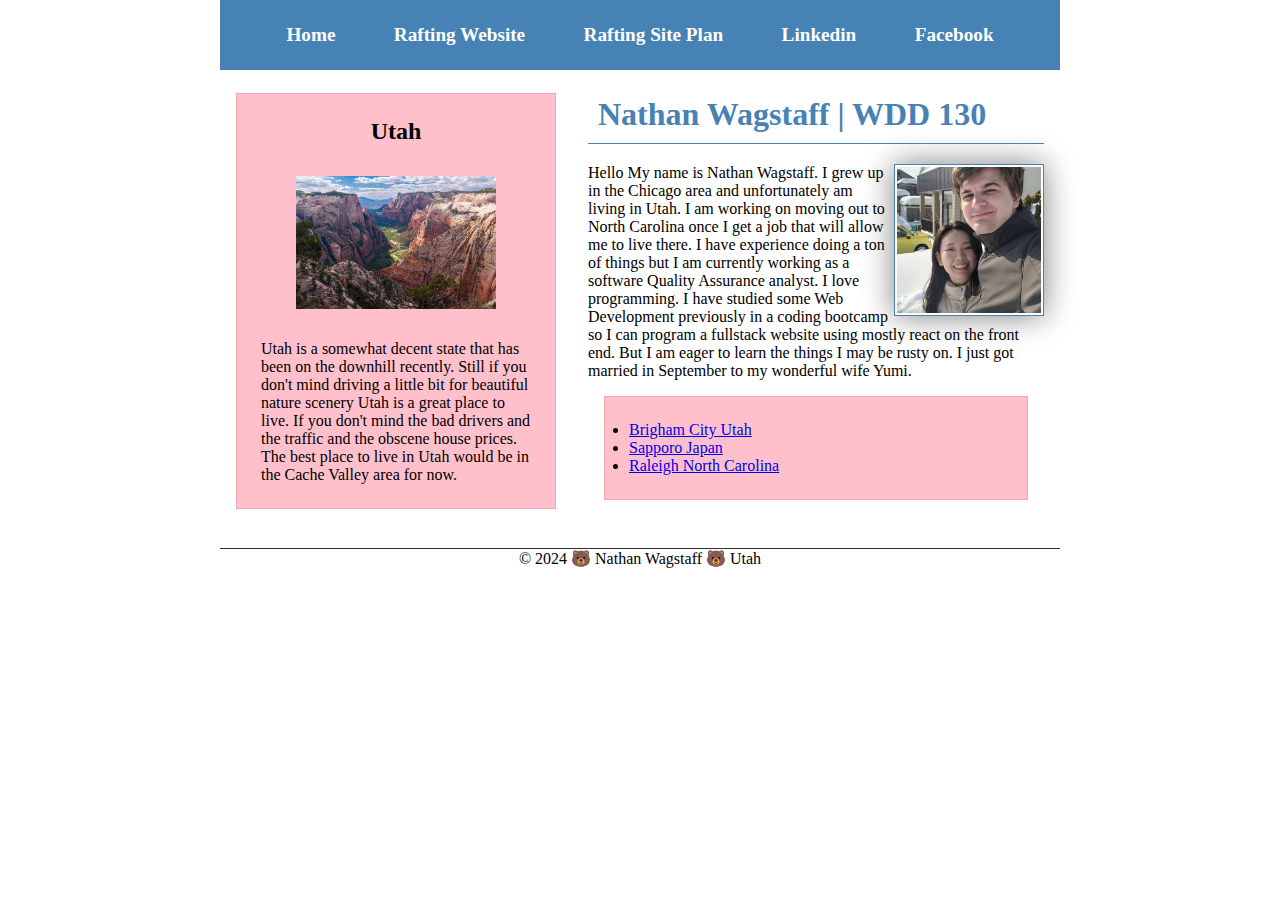
<file: index.html>
<!DOCTYPE html>
<html lang="en">
  <head>
    <meta charset="UTF-8" >
    <meta name="viewport" content="width=device-width, initial-scale=1.0" >
    <meta
      name="description"
      content="Nathan Wagstaff's Web Fundamentals home page">
    <meta name="author" content="Nathan Wagstaff" >
    <title>Nathan Wagstaff WDD 130</title>

    
    <link rel="stylesheet" href="styles/styles.css" >
  </head>
  <body>
    <header>
      <nav>
        <a href="index.html">Home</a>
        <a href="wwr/index.html">Rafting Website</a>
        <a href="wwr/site-plan-rafting.html">Rafting Site Plan</a>
        <a href="https://www.linkedin.com/in/nate-wagstaff-44381b1a7/">Linkedin</a>
        <a href="facebook.com">Facebook</a>
      </nav>
    </header>
    <div class="grid">    
      <main>
        <h1>
          Nathan Wagstaff | WDD 130
        </h1>
        <img src="images/profile.jpg" alt="Nathan Wagstaff" width="200" >
        <p>
          Hello My name is Nathan Wagstaff. I grew up in the Chicago area and unfortunately am living in Utah. I am working on moving out to North Carolina once I get a job that will allow me to live there. I have experience doing a ton of things but I am currently working as a software
          Quality Assurance analyst. I love programming. I have studied some Web
          Development previously in a coding bootcamp so I can program a fullstack website using mostly react on the front end. But I am eager to learn the things I may be rusty on. I just got married in September to my wonderful wife Yumi. 
        </p>
        <ul class="box">
          <li>
            <a href="https://www.churchofjesuschrist.org/temples/details/brigham-city-utah-temple?lang=eng" target="_blank">Brigham City Utah</a>
          </li>
          <li>
            <a href="https://www.churchofjesuschrist.org/temples/details/sapporo-japan-temple?lang=eng" target="_blank">Sapporo Japan</a>
          </li>
          <li>
            <a href="https://www.churchofjesuschrist.org/temples/details/raleigh-north-carolina-temple?lang=eng" target="_blank">Raleigh North Carolina</a>
          </li>
        </ul>
      </main>
      <aside class="box">
        <h2>
          Utah
        </h2>
        <img src="images/utah.jpg" alt="Zion National Park" >
        <p>
          Utah is a somewhat decent state that has been on the downhill recently.
          Still if you don't mind driving a little bit for beautiful nature
          scenery Utah is a great place to live. If you don't mind the bad drivers
          and the traffic and the obscene house prices. The best place to live in
          Utah would be in the Cache Valley area for now.
        </p>
      </aside>
    </div>
    <footer>
      <p>
        © 2024 🐻 Nathan Wagstaff 🐻 Utah
      </p>
    </footer>
  </body>
  <!-- Last Edited 1/24/2024 -->
</html>
</file>
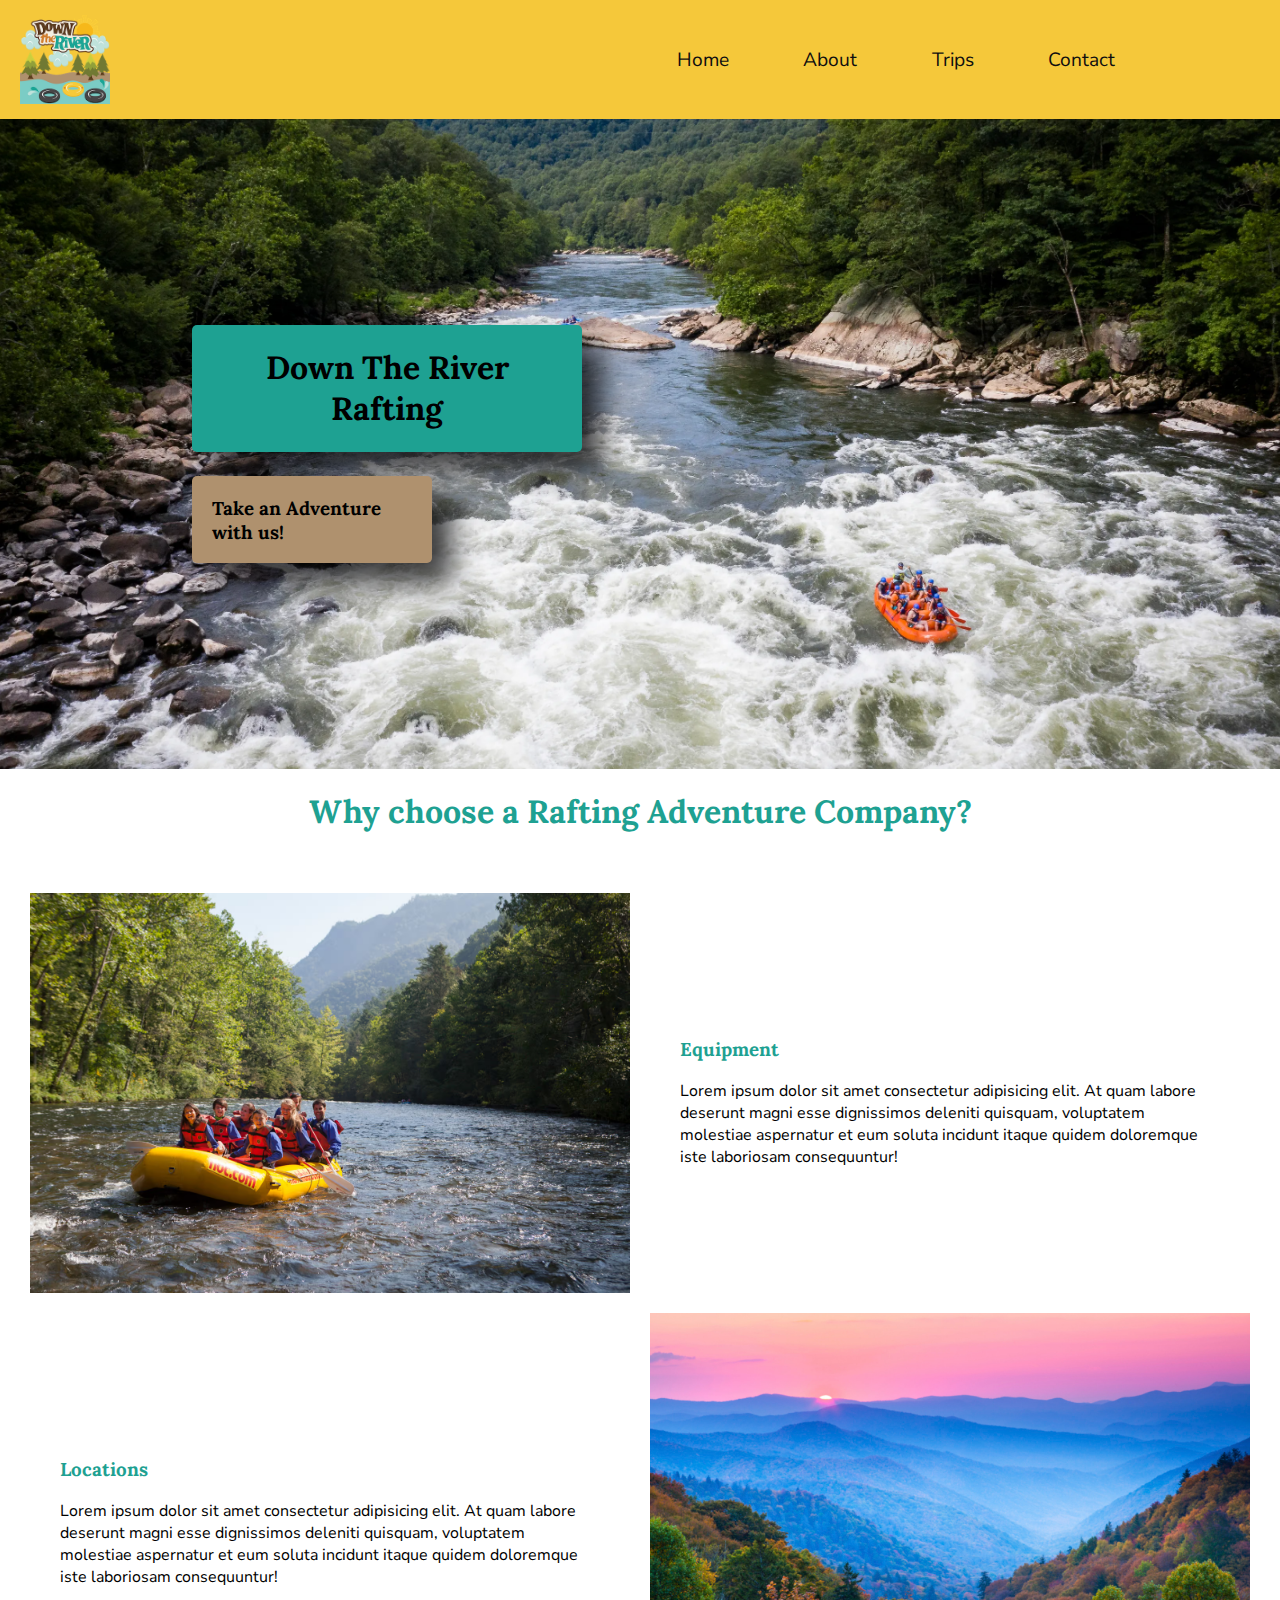
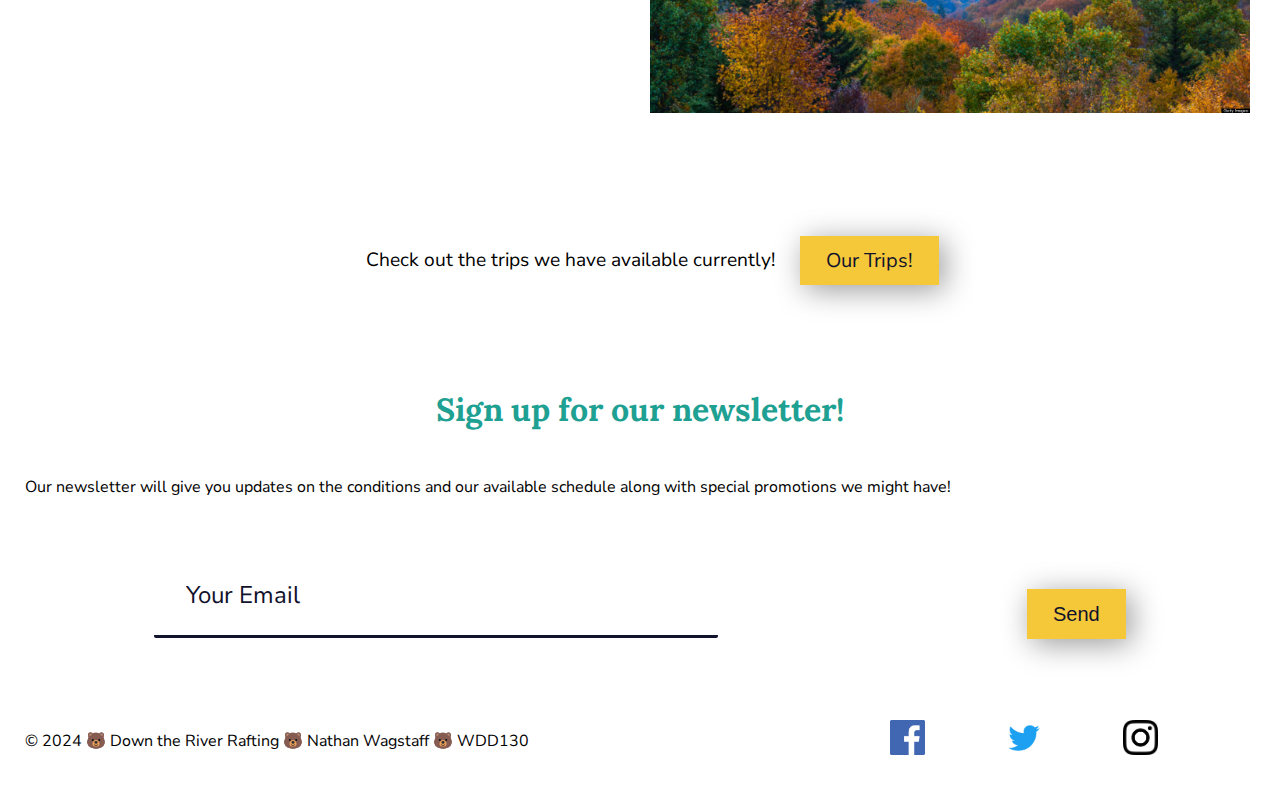
<file: wwr/index.html>
<!DOCTYPE html>
<html lang="en">
<head>
    <meta charset="UTF-8">
    <meta name="viewport" content="width=device-width, initial-scale=1.0">
    <title>Home</title>
    <meta name="author" content="Nathan Wagstaff">
    <meta name="Home" content="This is the Home Page">
    <link rel="stylesheet" href="styles/rafting.css">
</head>
<body>
    <header>
        <img src="images/logo.png" alt="logo">
        <nav>
            <a href="index.html">Home</a>
            <a href="about.html">About</a>
            <a href="trips.html">Trips</a>
            <a href="contact.html">Contact</a>
        </nav>
    </header>
    <div class="index-hero">
        <div class="header-section">
            <div class="main-header-message">
                <h1>Down The River Rafting</h1>
            </div>
            <div class="secondary-header-message">
                <h3>Take an Adventure with us!</h3>
            </div>            
        </div>        
    </div>
    <div class="why-us-wrapper">
        <h1>Why choose a Rafting Adventure Company? </h1>
        <div class="trip-details-wrapper">            
            <img src="images/ourstuff.avif" alt="Nantahala River" width="600"> 
            <div class="trip-details">
                <h3>Equipment</h3>
                Lorem ipsum dolor sit amet consectetur adipisicing elit. At quam labore deserunt magni esse dignissimos deleniti quisquam, voluptatem molestiae aspernatur et eum soluta incidunt itaque quidem doloremque iste laboriosam consequuntur!
            </div>            
            <div class="trip-details">
                <h3>Locations</h3>
                Lorem ipsum dolor sit amet consectetur adipisicing elit. At quam labore deserunt magni esse dignissimos deleniti quisquam, voluptatem molestiae aspernatur et eum soluta incidunt itaque quidem doloremque iste laboriosam consequuntur!
            </div>
            <img src="images/beautiful.jpg" alt="Nolichucky River" width="600">
        </div>
    </div>
    <div class="call-to-action-wrapper">
        <p>Check out the trips we have available currently!</p>        
        <a class="btn" href="trips.html">Our Trips!</a>      
    </div>

    <h1> Sign up for our newsletter! </h1>
    <p>Our newsletter will give you updates on the conditions and our available schedule along with special promotions we might have!</p>
    <div class="index-form">
        <div class="form-group">
            <input type="email" id="email" placeholder="Your Email">
            <label for="email">Your Email</label>
        </div>
            <button type="submit" class="btn">Send</button>
    </div>
    <footer>
        <p>© 2024 🐻 Down the River Rafting 🐻 Nathan Wagstaff 🐻 WDD130</p>
        <nav class="sociallinks">
            <a href="https://facebook.com">
                <img src="images/facebook.png" alt="Facebook" width="35">
            </a>
            <a href="https://twitter.com">
                <img src="images/twitter.png" alt="Twitter" width="50">
            </a>
            <a href="https://instagram.com">
                <img src="images/instagram.png" alt="Instagram" width="35">
            </a>
        </nav>
    </footer>
</body>
</html>
</file>
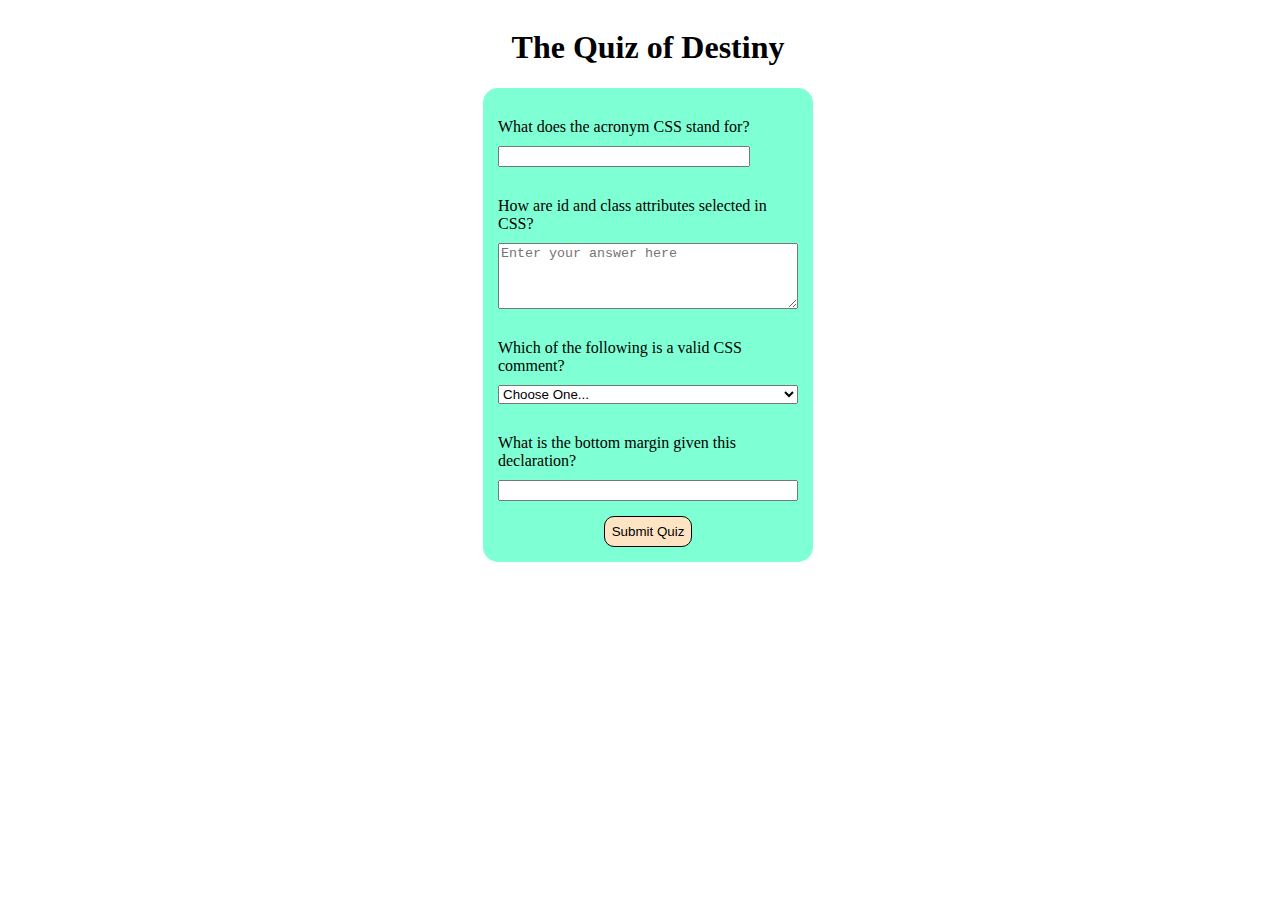
<file: quiz.html>
<!DOCTYPE html>
<html lang="en">
<head>
    <meta charset="UTF-8">
    <meta name="viewport" content="width=device-width, initial-scale=1.0">
    <title>Quiz</title>
    <link rel="stylesheet" href="styles/quiz.css" >
</head>
<body>
    <header>
        <h1>The Quiz of Destiny</h1>
    </header>
    <main>
        <form>
            
            <div class="question">
                <label for="q1">What does the acronym CSS stand for?</label>
                <input id="q1" type="text">
            </div>
            <div class="question">
                <label for="q2">How are id and class attributes selected in CSS?</label>
                <textarea id="q2" name="q2" rows="4" placeholder="Enter your answer here"></textarea>
            </div>
            <div class="question">
                <label for="q3">Which of the following is a valid CSS comment?</label>
                <select id="q3" name="comment">
                    <option value="" selected disabled>Choose One...</option>
                    <option value="--this is a comment--">--this is a comment--</option>
                    <option value="!!this is a comment!!">!!this is a comment!!</option>
                    <option value="#this is a comment#">#this is a comment#</option>
                    <option value="/* Class Selectors */">/* Class Selectors */</option>
                </select> 
            </div>
            <div class="question">
                <label for="q4">What is the bottom margin given this declaration?</label>
                <input id="q4" type="number">
            </div>
            <div class="submit-button">
                <button type="submit">Submit Quiz</button>
            </div>

        </form>
    </main>
</body>
</html>
</file>
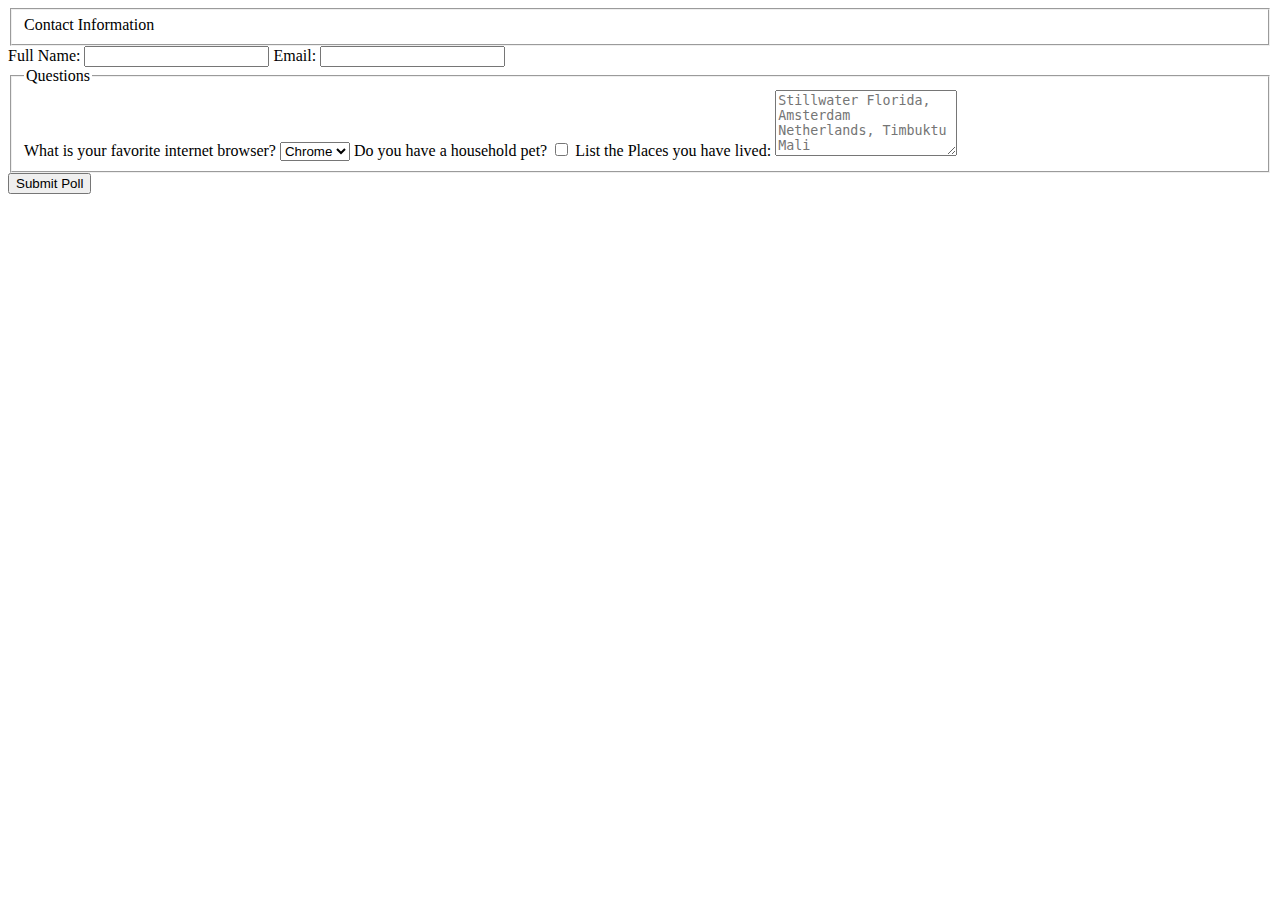
<file: week05/poll-form.html>
<!DOCTYPE html>
<html lang="en">
<head>
    <meta charset="UTF-8">
    <meta name="viewport" content="width=device-width, initial-scale=1.0">
    <title>Document</title>
</head>
<body>
    <header>

    </header>
    <main>
        <form>
            <fieldset>Contact Information</fieldset>
            <label for="fullname">Full Name:</label>
            <input type="text" id="fullname" name="fullname">
            <label for="email">Email:</label>
            <input type="email" id="useremail" name="useremail">
            <fieldset>
                <legend>Questions</legend>
                <label for="browser">What is your favorite internet browser?</label>
                <select id="browser" name="browser">
                    <option value="chrome">Chrome</option>
                    <option value="firefox">Firefox</option>
                    <option value="safari">Safari</option>
                    <option value="edge">Edge</option>
                    <option value="brave">Brave</option>
                    <option value="other">Other</option>
                </select>
                <label for="pet">Do you have a household pet?</label>
                <input type="checkbox" id="pet" name="pet">
                <label for="feedback" >List the Places you have lived:</label>
                <textarea name="feedback" rows="4" placeholder="Stillwater Florida, Amsterdam Netherlands, Timbuktu Mali"></textarea>
            </fieldset>
            <button type="submit">Submit Poll</button>
        </form>
    </main>
    <footer></footer>
</body>
</html>
</file>
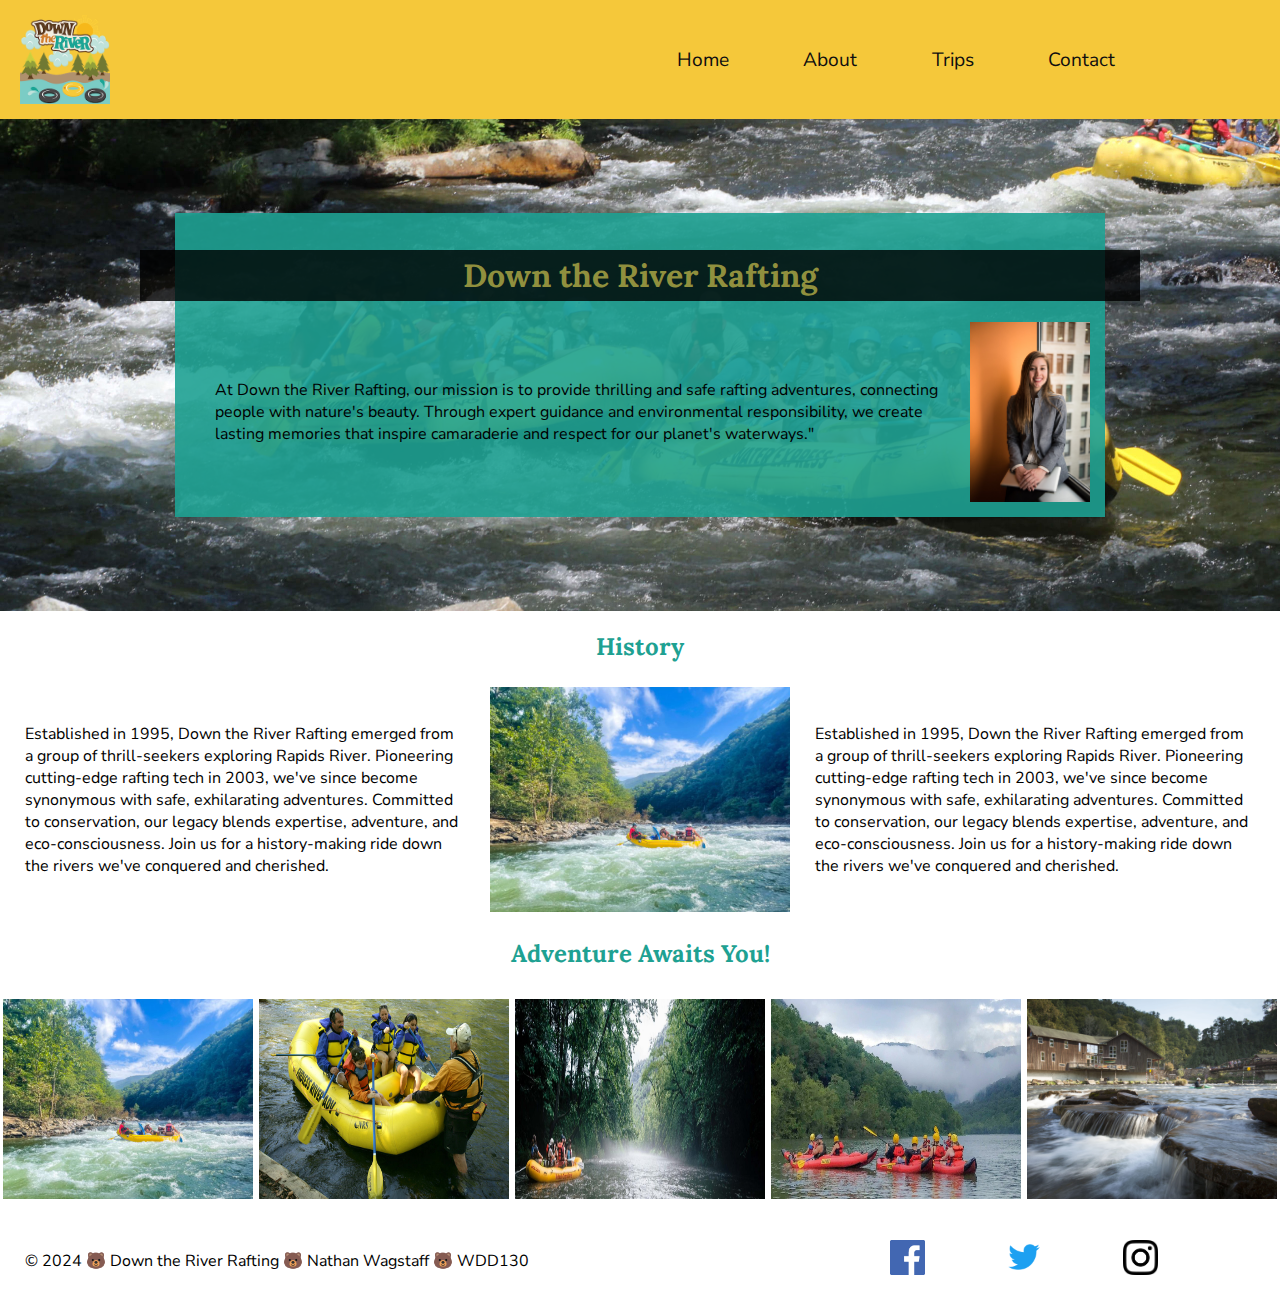
<file: wwr/about.html>
<!DOCTYPE html>
<html lang="en">
<head>
    <meta charset="UTF-8">
    <meta name="viewport" content="width=device-width, initial-scale=1.0">
    <title>About us</title>
    <meta name="author" content="Nathan Wagstaff">
    <meta name="description" content="A page that tells you all about us.">
    <link rel="stylesheet" href="styles/rafting.css">
</head>
<body>
    <header>
        <img src="images/logo.png" alt="logo">
        <nav>
            <a href="index.html">Home</a>
            <a href="about.html">About</a>
            <a href="trips.html">Trips</a>
            <a href="contact.html">Contact</a>
        </nav>
    </header>
    <main>
        <div class="hero">
            <img src="images/hero.jpg" alt="White Water Rafting" class="hero-image">
            <div class="hero-content">                
                <article>
                    <h1>Down the River Rafting</h1>
                    <div class="article-content">
                        <p>
                            At Down the River Rafting, our mission is to provide thrilling and safe rafting adventures, connecting people with nature's beauty. Through expert guidance and environmental responsibility, we create lasting memories that inspire camaraderie and respect for our planet's waterways."
                        </p>
                        <img src="images/employee.avif" alt="employee">
                    </div>
                    
                </article>
            </div>

        </div>
        <section class="history">
            <h2>History</h2>
            <div class="history-content">
                <p>Established in 1995, Down the River Rafting emerged from a group of thrill-seekers exploring Rapids River. Pioneering cutting-edge rafting tech in 2003, we've since become synonymous with safe, exhilarating adventures. Committed to conservation, our legacy blends expertise, adventure, and eco-consciousness. Join us for a history-making ride down the rivers we've conquered and cherished.</p>
                <img src="images/rafting1.jpeg" alt="rafting fun" width="300">
                <p>Established in 1995, Down the River Rafting emerged from a group of thrill-seekers exploring Rapids River. Pioneering cutting-edge rafting tech in 2003, we've since become synonymous with safe, exhilarating adventures. Committed to conservation, our legacy blends expertise, adventure, and eco-consciousness. Join us for a history-making ride down the rivers we've conquered and cherished.</p>
            </div>
            
        </section>
        <section class="adventure">
            <h2>Adventure Awaits You!</h2>
            <div class="adventure-content">
                <img src="images/rafting1.jpeg" alt="rafting fun" width="250">
                <img src="images/rafting2.jpg" alt="more rafting fun" width="250">
                <img src="images/rafting3.jpg" alt="even more rafting fun" width="250">
                <img src="images/rafting4.jpg" alt="fun with rafts" width="250">
                <img src="images/rafting5.jpg" alt="having fun with our favorite rafts" width="250">
            </div>
        </section>
    </main>
    <footer>
        <p>© 2024 🐻 Down the River Rafting 🐻 Nathan Wagstaff 🐻 WDD130</p>
        <nav class="sociallinks">
            <a href="https://facebook.com">
                <img src="images/facebook.png" alt="Facebook" width="35">
            </a>
            <a href="https://twitter.com">
                <img src="images/twitter.png" alt="Twitter" width="50">
            </a>
            <a href="https://instagram.com">
                <img src="images/instagram.png" alt="Instagram" width="35">
            </a>
        </nav>
    </footer>

    
    
</body>
</html>
</file>
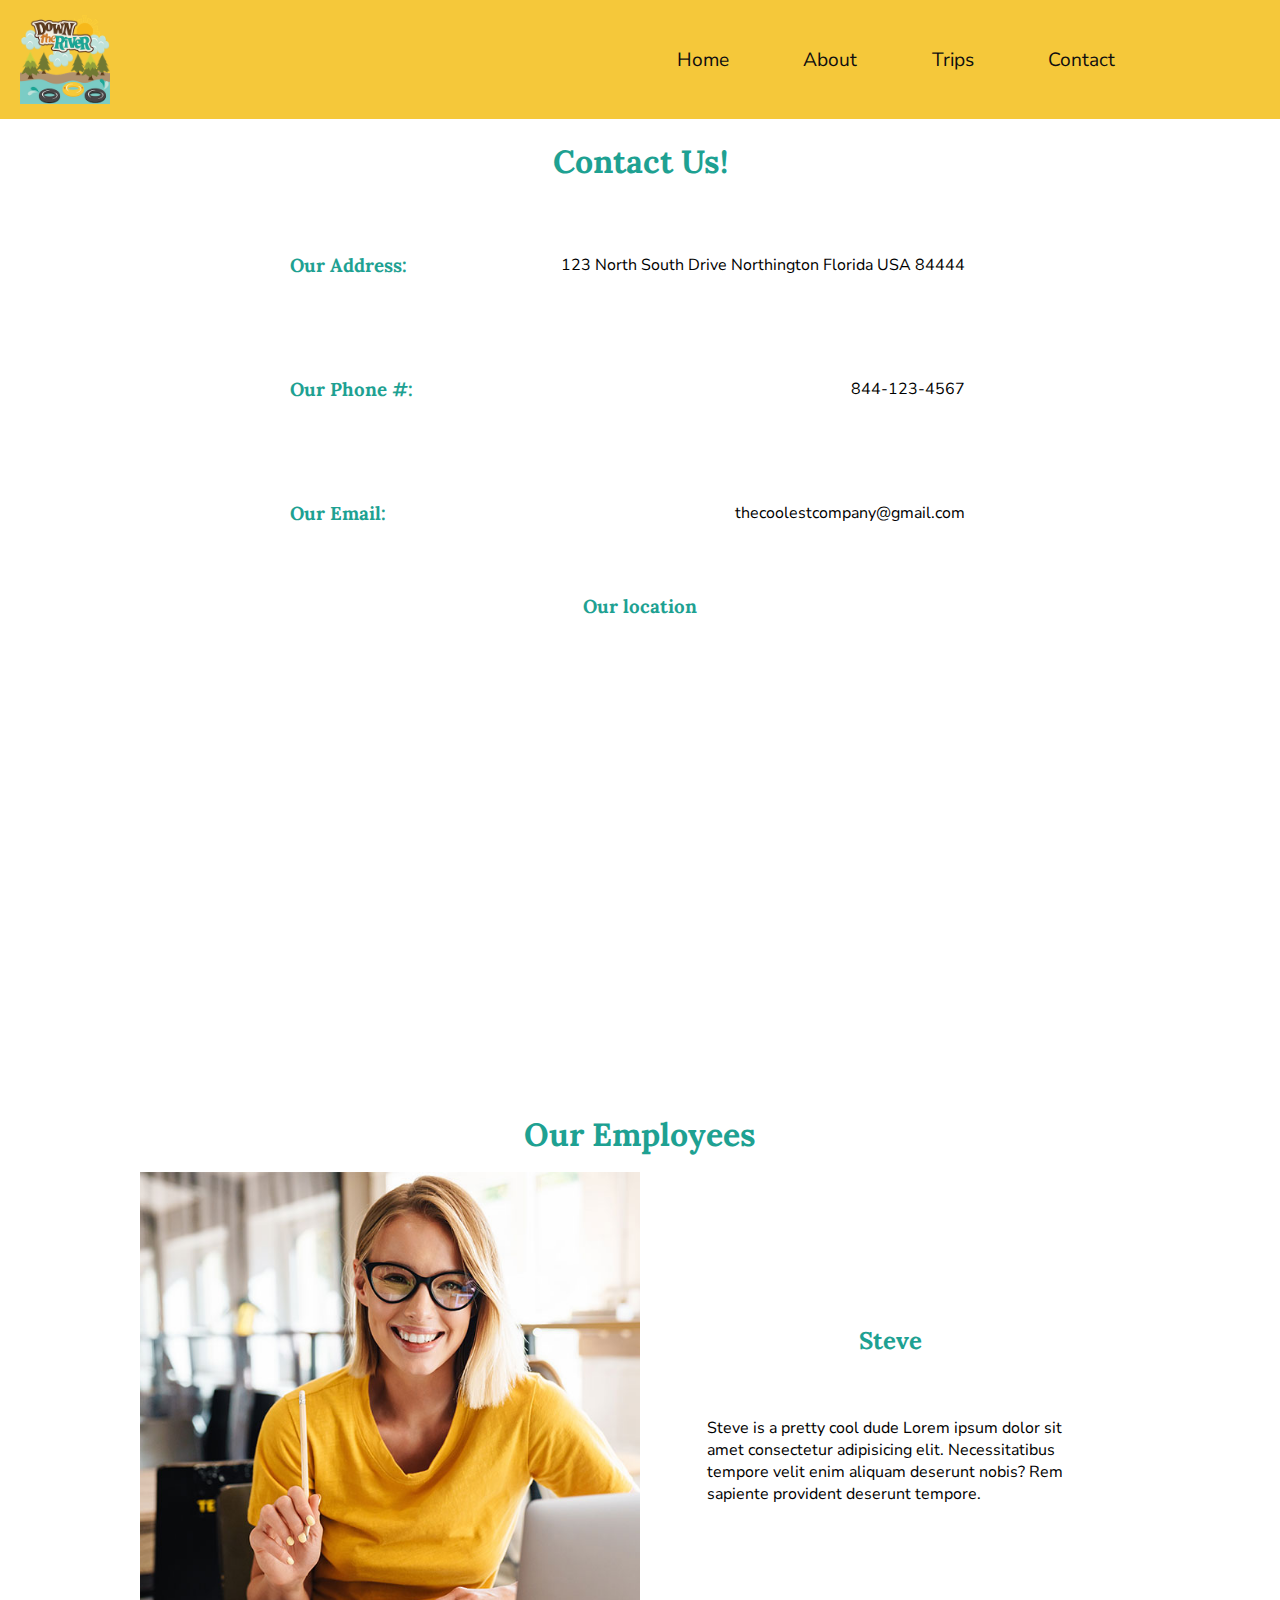
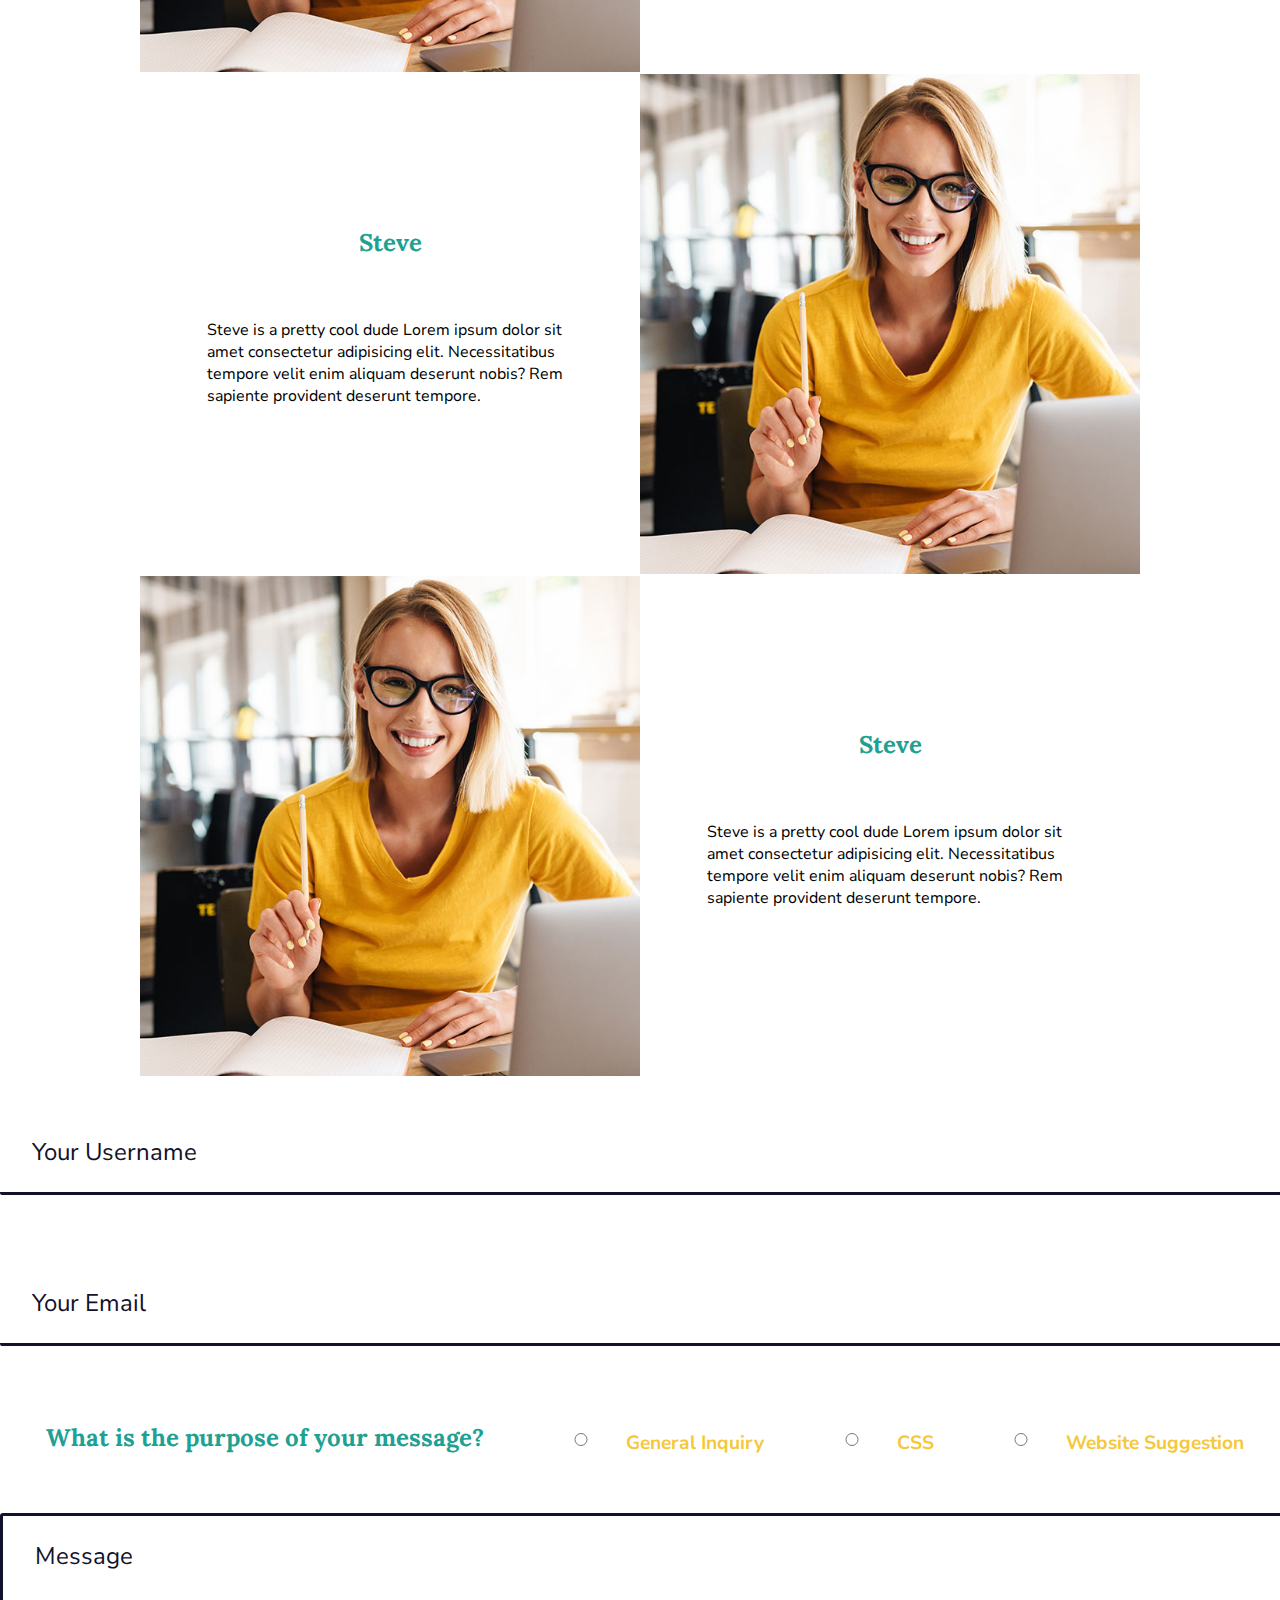
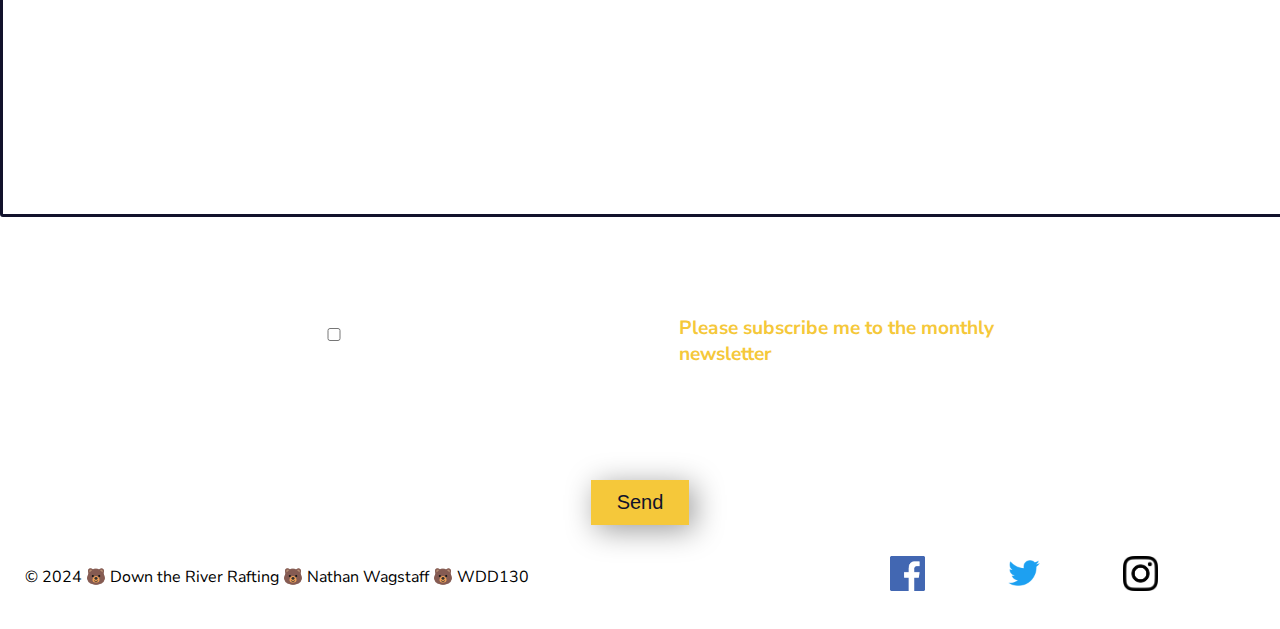
<file: wwr/contact.html>
<!DOCTYPE html>
<html lang="en">
<head>
    <meta charset="UTF-8">
    <meta name="viewport" content="width=device-width, initial-scale=1.0">
    <title>Contact</title>
    <meta name="author" content="Nathan Wagstaff">
    <meta name="description" content="A page that tells you all about how to contact us.">
    <link rel="stylesheet" href="styles/rafting.css">
</head>
<body>
    <header>
        <img src="images/logo.png" alt="logo">
        <nav>
            <a href="index.html">Home</a>
            <a href="about.html">About</a>
            <a href="trips.html">Trips</a>
            <a href="contact.html">Contact</a>
        </nav>
    </header>
    <main>
        <div class="company-information-wrapper">
            <h1>Contact Us!</h1>
            <div class="company-detail">
                <h3>Our Address:</h3>
                <p>123 North South Drive Northington Florida USA 84444</p>
            </div>
            <div class="company-detail">
                <h3>Our Phone #:</h3>
                <p>844-123-4567</p>
            </div>
            <div class="company-detail">
                <h3>Our Email:</h3>
                <p>thecoolestcompany@gmail.com</p>
            </div>
            <div class="location">
                <h3>Our location</h3>
                <div class="map">
                    <iframe src="https://www.google.com/maps/embed?pb=!1m14!1m12!1m3!1d1210.8093507098492!2d141.65853407993075!3d43.062298491189395!2m3!1f0!2f0!3f0!3m2!1i1024!2i768!4f13.1!5e1!3m2!1sen!2sus!4v1707536982709!5m2!1sen!2sus" width="600" height="450" allowfullscreen="" loading="lazy" referrerpolicy="no-referrer-when-downgrade"></iframe>
                </div>
            </div>

        </div>
        <div class="employee-wrapper">
        <h1>Our Employees</h1>
        <div class="squares-wrapper">
            <div class="squares">
                <div class="square">
                    <div class="image-wrapper">
                        <img src="images/employee.jpg" alt="Super Fries">
                    </div>
                    <div class="square-text-wrapper">
                        <h2>Steve</h2>
                        <p>Steve is a pretty cool dude Lorem ipsum dolor sit amet consectetur adipisicing elit. Necessitatibus tempore velit enim aliquam deserunt nobis? Rem sapiente provident deserunt tempore.</p>
    
                    </div>
                </div>
    
                <div class="square">
                    <div class="square-text-wrapper">
                        
                        <h2>Steve</h2>
                        <p>Steve is a pretty cool dude Lorem ipsum dolor sit amet consectetur adipisicing elit. Necessitatibus tempore velit enim aliquam deserunt nobis? Rem sapiente provident deserunt tempore.</p>
    
                    </div>
                    <div class="image-wrapper">
                        <img src="images/employee.jpg" alt="Super Fries">
                    </div>
                </div>
                <div class="square">
                    <div class="image-wrapper">
                        <img src="images/employee.jpg" alt="Super Fries">
                    </div>
                    <div class="square-text-wrapper">
                        <h2>Steve</h2>
                        <p>Steve is a pretty cool dude Lorem ipsum dolor sit amet consectetur adipisicing elit. Necessitatibus tempore velit enim aliquam deserunt nobis? Rem sapiente provident deserunt tempore.</p>
                    </div>
                </div>
            </div>
        </div>
    </div>
    <div class="form">
        <div class="form-group">
            <input type="text" id="userName" placeholder="Your Username">
            <label for="userName">Your Username</label>
        </div> 

        <div class="form-group">
            <input type="email" id="email" placeholder="Your Email">
            <label for="email">Your Email</label>
        </div>
        <div class="form-group-radio">
            <h2>What is the purpose of your message?</h2>
            <div class="radio-wrapper">  
                <input type="radio" id="generalInquiry" name="general_inquiry" value="General Inquiry">
                <label for="generalInquiry">General Inquiry</label><br>
            </div>
            <div class="radio-wrapper"> 
                <input type="radio" id="reservationQuestion" name="reservation_question" value="Reservation Question">
                <label for="reservationQuestion">CSS</label><br>
            </div>
            <div class="radio-wrapper"> 
                <input type="radio" id="websiteSuggestion" name="website_suggestion" value="Website Suggestion">
                <label for="websiteSuggestion">Website Suggestion</label>
            </div>
        </div>
        <div class="form-group">
            <textarea name="message" id="message" placeholder="Message"></textarea>
            <label for="message">Message</label>
        </div>
        <div class="form-group-checkbox">
            <input type="checkbox" id="subscribe" name="subscribe">
            <label for="subscribe"> Please subscribe me to the monthly newsletter</label><br>
        </div>
        <div class="spacer10"></div>
        <div class="centered-btn-wrapper">
            <button type="submit" class="btn">Send</button>
        </div>
    </div>
    </main>
    <footer>
        <p>© 2024 🐻 Down the River Rafting 🐻 Nathan Wagstaff 🐻 WDD130</p>
        <nav class="sociallinks">
            <a href="https://facebook.com">
                <img src="images/facebook.png" alt="Facebook" width="35">
            </a>
            <a href="https://twitter.com">
                <img src="images/twitter.png" alt="Twitter" width="50">
            </a>
            <a href="https://instagram.com">
                <img src="images/instagram.png" alt="Instagram" width="35">
            </a>
        </nav>
    </footer>
    
</body>
</html>
</file>
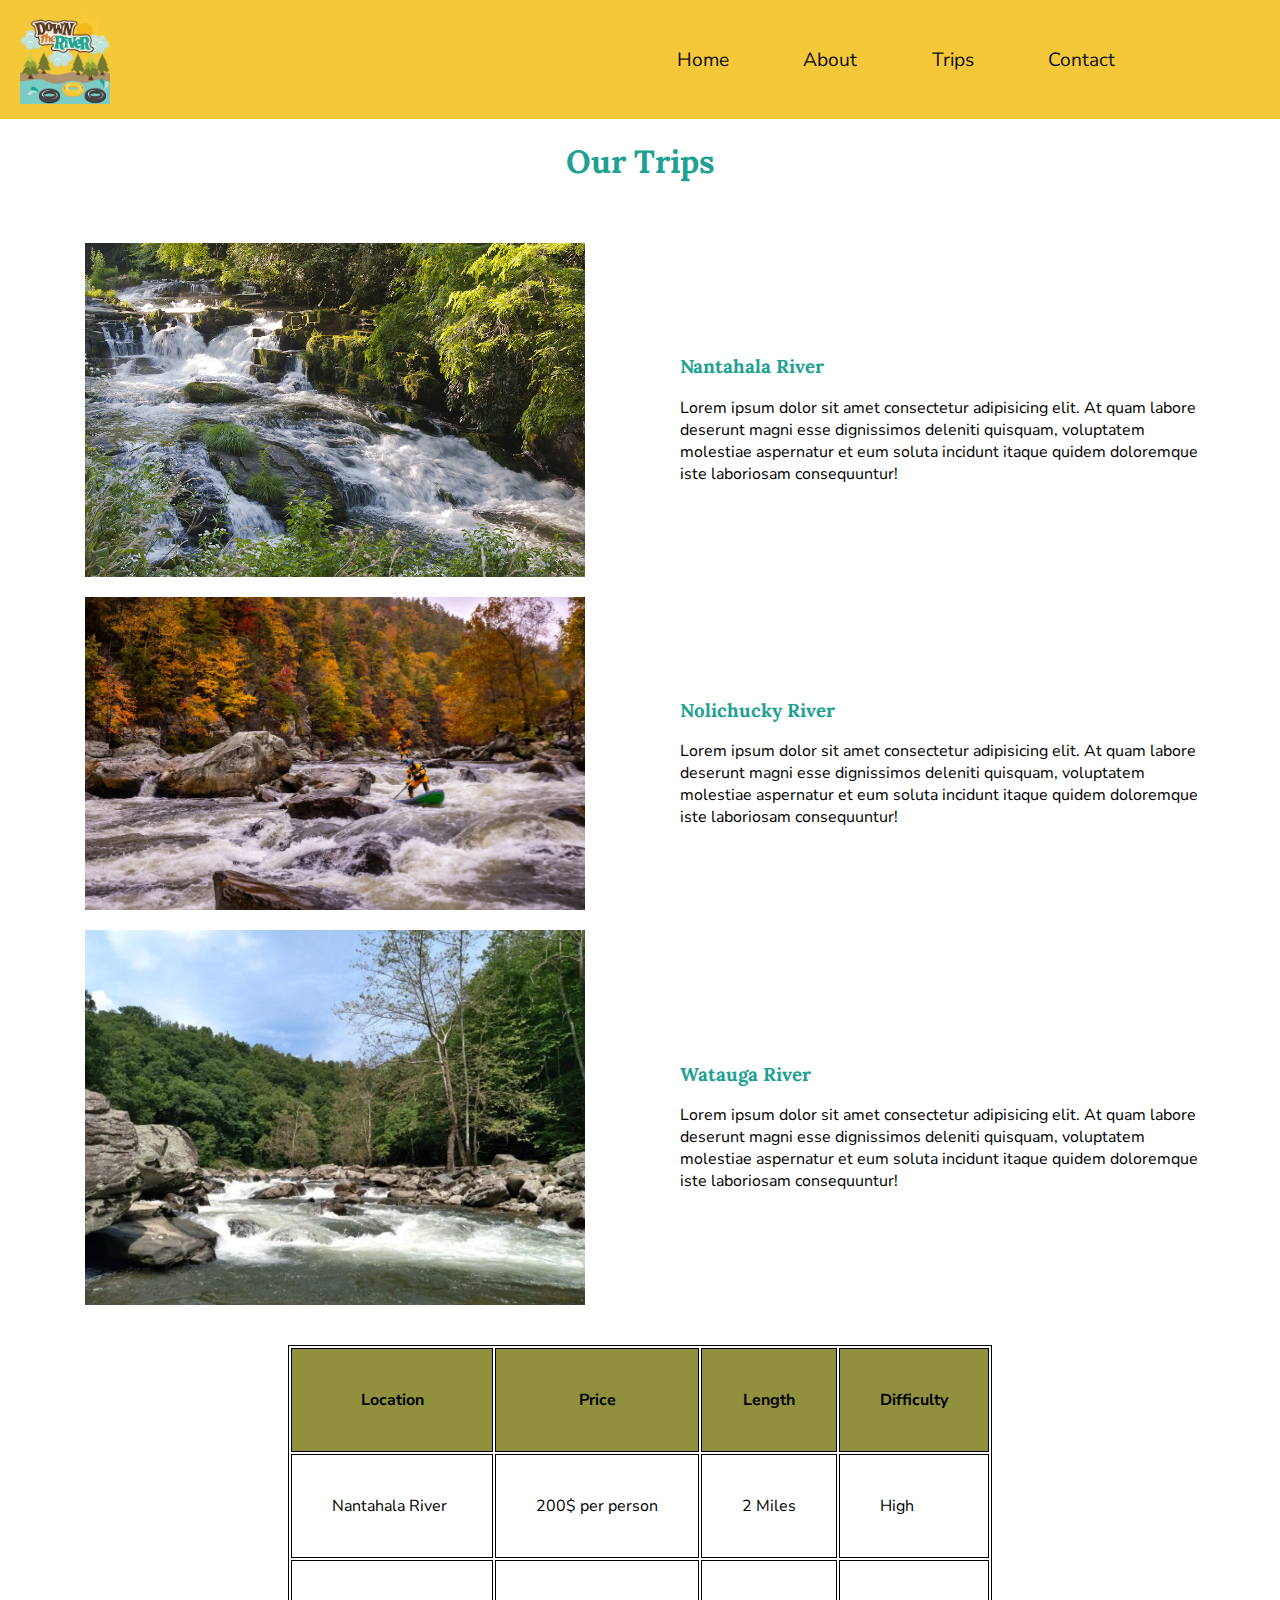
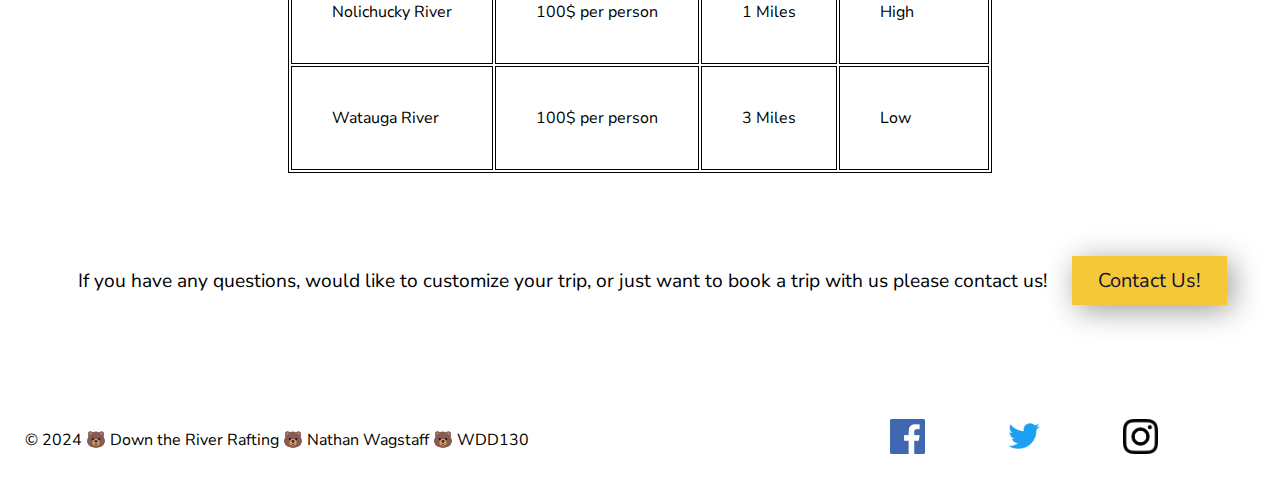
<file: wwr/trips.html>
<!DOCTYPE html>
<html lang="en">
<head>
    <meta charset="UTF-8">
    <meta name="viewport" content="width=device-width, initial-scale=1.0">
    <title>Trips</title>
    <meta name="author" content="Nathan Wagstaff">
    <meta name="trips" content="A page that tells you all about the trips you can go on.">
    <link rel="stylesheet" href="styles/rafting.css">
</head>
<body>
    <header>
        <img src="images/logo.png" alt="logo">
        <nav>
            <a href="index.html">Home</a>
            <a href="about.html">About</a>
            <a href="trips.html">Trips</a>
            <a href="contact.html">Contact</a>
        </nav>
    </header>
    <main>
        <h1>Our Trips</h1>
        <div class="trip-details-wrapper">            
                    <img src="images/NantahalaRiver.jpg" alt="Nantahala River" width="500"> 
                    <div class="trip-details">
                        <h3>Nantahala River</h3>
                        Lorem ipsum dolor sit amet consectetur adipisicing elit. At quam labore deserunt magni esse dignissimos deleniti quisquam, voluptatem molestiae aspernatur et eum soluta incidunt itaque quidem doloremque iste laboriosam consequuntur!
                    </div>
                    <img src="images/NolichuckyRiver.jpg" alt="Nolichucky River" width="500">
                    <div class="trip-details">
                        <h3>Nolichucky River</h3>
                        Lorem ipsum dolor sit amet consectetur adipisicing elit. At quam labore deserunt magni esse dignissimos deleniti quisquam, voluptatem molestiae aspernatur et eum soluta incidunt itaque quidem doloremque iste laboriosam consequuntur!
                    </div>
                    <img src="images/WataugaRiver.jpg" alt="Watauga River" width="500"> 
                    <div class="trip-details">
                        <h3>Watauga River</h3>
                        Lorem ipsum dolor sit amet consectetur adipisicing elit. At quam labore deserunt magni esse dignissimos deleniti quisquam, voluptatem molestiae aspernatur et eum soluta incidunt itaque quidem doloremque iste laboriosam consequuntur!
                    </div>
                    
            </div>
        <div class="trip-table-wrapper">
                <table>
                    <tr>
                        <th>Location</th>
                        <th>Price</th>
                        <th>Length</th>
                        <th>Difficulty</th>
                    </tr>
                    <tr>
                        <td>Nantahala River</td>
                        <td>200$ per person</td>
                        <td>2 Miles</td>
                        <td>High</td>
                    </tr>
                    <tr>
                        <td>Nolichucky River</td>
                        <td>100$ per person</td>
                        <td>1 Miles</td>
                        <td>High</td>
                    </tr>
                    <tr>
                        <td>Watauga River</td>
                        <td>100$ per person</td>
                        <td>3 Miles</td>
                        <td>Low</td>
                    </tr>
                </table>
        </div>
        <div class="call-to-action-wrapper">
            <p>If you have any questions, would like to customize your trip, or just want to book a trip with us please contact us!</p>        
            <a class="btn" href="contact.html">Contact Us!</a>      
        </div>

    </main>
    <footer>
        <p>© 2024 🐻 Down the River Rafting 🐻 Nathan Wagstaff 🐻 WDD130</p>
        <nav class="sociallinks">
            <a href="https://facebook.com">
                <img src="images/facebook.png" alt="Facebook" width="35">
            </a>
            <a href="https://twitter.com">
                <img src="images/twitter.png" alt="Twitter" width="50">
            </a>
            <a href="https://instagram.com">
                <img src="images/instagram.png" alt="Instagram" width="35">
            </a>
        </nav>
    </footer>
</body>
</html>
</file>
<file: styles/styles.css>
*{
  margin: 0;
  padding: 0;
  box-sizing: border-box;
  align-items: center;
}

html{ 
  display: flex;
  flex-direction: column;
  align-items: center;

}

header, .grid, footer {
  max-width: 840px;
  margin: 0 auto;
}

nav {
  background-color: steelblue;
  padding: 1rem;
  display: flex;
  justify-content: space-evenly;
  align-items: center;
  
}

nav a {
  display: block;
  padding: 0.5rem;
  text-decoration: none;
  font-size: 1.2rem;
  font-weight: 700;
  color: white;
}

h1 {
  color: steelblue;
  padding: 10px;
  margin-bottom: 20px;
  border-bottom: 1px solid steelblue;
}

.grid {
  display: grid;
  align-items: center;
}

main {
  grid-column: 2/3;
  margin: 1rem;
}

aside {
  width: 20rem;
  position: relative;
  grid-column: 1/2;
  grid-row: 1/2;
  display: flex;
  flex-direction: column;
  align-items: center;
  justify-content: space-between;
  height: 90%;
  padding: 10px;
}

main img {
  width: 150px;
  height: auto;
  border: 1px solid steelblue;
  padding: 2px;
  box-shadow: 0 0 30px gray;
  float: right;
}

p {
  padding: 0;
}


aside img {
  width: 200px;
  height: auto;

}

footer {
  margin-top: 1em;
  border-top: 1px solid #333;
  text-align: center;
}

/* Class Selectors */

.box{
  margin: 1rem;
  border: 1px solid rgba(0,0,0,.1);
  padding: 1.5rem;
  background-color: pink;
  color: #000;
}
</file>
<file: wwr/styles/rafting.css>
@import url('https://fonts.googleapis.com/css2?family=Nunito+Sans:opsz,wght@6..12,500&display=swap');
@import url('https://fonts.googleapis.com/css2?family=Lora:wght@500&family=Nunito+Sans:opsz,wght@6..12,500&display=swap');

:root {
    --primary-color: #1EA192;
    --secondary-color: #F5C83A;
    --accent1-color: #AF916E;
    --accent2-color: #90903E;

    --heading-font: 'Lora', serif;
    --paragraph-font: 'Nunito Sans', sans-serif;

    --nav-background-color: #F5C83A;
    --nav-link-color: #0F0E0F;
    --nav-hover-link-color: #F5C83A;
    --nav-hover-background-color: #0F0E0F;
}



body{
    font-family: var(--paragraph-font);
    max-width: 1500px;
    margin: 0 auto;
}

header{
    display: grid;
    width: 100%;
    grid-template-columns: 1fr 1fr;
    background-color: var(--nav-background-color);
    padding: 15px 0px;
}

h1, h2, h3, h4, h5, h6 {
    font-family: var(--heading-font);
    color: var(--primary-color)
}

p {
    padding: 25px;
}

a {
    text-decoration: none;
    color: var(--nav-link-color);
}

nav {
    
    font-size: 1.2rem;
    width: 80%;
    display: flex;
    justify-content: space-around;
    align-items: center;
}

nav a {
    display: block;
    color: var(--nav-link-color);
    text-decoration: none;
    padding: 1rem;
}

nav a:link, nav a:visited {
    color: var(--nav-link-color)
}

nav a:hover {
    color: var(--nav-hover-link-color);
    background-color: var(--nav-hover-background-color);
}

header img{
    width: 90px;
    padding: 0px 20px;
}
iframe{
    border: 0;
}

.hero {
    position: relative;
    display: flex;
    align-items: center;
    height: auto;
    justify-content: center;
    width: 100%;
}

.hero-image{
    display: block;
    width: 100%;
    height: auto;
}

.hero-content{
    width: 900px;
    position: absolute;
    display: flex;
    flex-direction: column;
    align-items: center;
    justify-content: center;
}

.hero-content h1{
    color: #90903E;
    padding: 5px 50px;
    text-align: center;
    background-color: rgb(0, 0, 0, .8)

}
.hero-content article{
    padding: 15px;
    width: 900px;
    display: flex;
    flex-direction: column;
    justify-content: space-between;
    align-items: center;
    background-color: rgb(30, 161, 146, .9);
}

.hero-content img{
    width: 120px;
}

.history{
    display: flex; 
    flex-direction: column;
    justify-content: space-evenly;
    align-items: center;
}

.history-content{
    display: flex;
    align-items: center;
    justify-content: space-around;
}

.adventure{
    display: flex;
    flex-direction: column;
    justify-content: space-around;
    align-items: center;
}

.adventure-content{
    display: flex;
    width: 100%;
    justify-content: space-around;
    padding: 10px;
}

footer{
    display: grid;
    width: 100%;
    grid-template-columns: 2fr 1fr;
}



.article-content{
    display: flex;
    justify-content: space-around;
    align-items: center;
}

.employee-wrapper{
    display: flex;
    flex-direction: column;
    justify-content: center;
    align-items: center;
}

.squares-wrapper{
    display: flex;
    justify-content: center;
}

.squares-wrapper > .squares{
   width: 1000px;
}

.squares-wrapper > .squares > .square{
    display: grid;
    grid-template-columns: 1fr 1fr;
    margin-top: -4px;
}

.square > .image-wrapper img {
   width: 100%;
   height: 500px;
   object-fit: cover;
}

.square > .square-text-wrapper {
   display: flex;
   justify-content: center;
   align-items: center;
   flex-direction: column;
   padding: 42px
}

.square > .square-text-wrapper h1{
   color: #cea135;
}


.company-information-wrapper{
    display: flex;
    flex-direction: column;
    align-items: center;
}

.company-detail{
    width: 700px;
    display: flex;
    align-items: center;
    justify-content: space-between;
    padding: 10px;
}

.location{
    text-align: center;
}

.form{
    
}

.form > .form-group {
    margin-top: 30px;
    margin-bottom: 30px;
}

.form input {
    font-size: 1.5rem;
    font-family: inherit;
    color: inherit;
    padding: 1.5rem 2rem;
    border-radius: 2px;
    border: none;
    border-bottom: 3px solid #11122b;
    display: block;
    transition: all 0.3s;
    width: 100% ;
}

.form input:focus{
    outline:none;
    box-shadow: 0 2rem 2rem  rgba(0,0,0,0.1);
    border-bottom: 3px solid #F5C83A;
}

.form-group-radio{
    display: flex;
    justify-content: space-around;
    align-items: center;
    height: 50px;
}


.form textarea {
    margin-top: 20px;
    width: 100%;
    height: 250px;
    border-radius: 3px;
    border: 3px solid #11122b;
    font-size: 1.5rem;
    font-family: inherit;
    color: inherit;
    padding: 1.5rem 2rem;
    transition: all 0.3s;
}

.form input::-webkit-input-placeholder, .form textarea::-webkit-input-placeholder{
    color: #11122b;
}

.form label {
    font-size: 1.2rem;
    font-weight: 700;
    margin-left: 2rem;
    margin-top: 0.7rem;
    display: block;
    transition: all 0.3s;
    color: #1EA192;
    visibility: hidden;
    opacity:0;  
}

.form textarea:focus{
    outline:none;
    box-shadow: 0 2em 2rem  rgba(0,0,0,0.1);
    border: 3px solid #F5C83A;
}

.form input:focus + label, textarea:focus + label {
    opacity: 1;
    visibility: visible;
    transform: translateY(1rem);
}

.form input:focus::-webkit-input-placeholder, .form textarea:focus::-webkit-input-placeholder{
    color:transparent;
}

.btn{
    background-color: #F5C83A;
    color: #11122b;
    font-size: 1.25em;
    padding: 10px 25px;
    border: 1px solid #F5C83A;
    outline: none;
    transition: 0.3s;
    box-shadow: 5px 5px 30px rgba(0, 0, 0, .4);
}

.btn:active{
    box-shadow: 5px 5px 30px rgba(0, 0, 0, 0);
}

.centered-btn-wrapper{
    display: flex;
    justify-content: center;
}

.form-group-radio label{
    font-size: 1.2rem;
    font-weight: 700;
    display: block;
    color: #F5C83A;
    opacity: 1;
    visibility: visible;
}

.form-group-radio input[type='radio']{
    width: 20px;
}

.form-group-radio input:focus{
    box-shadow: none;
    border-bottom: none;
}

.form-group-checkbox input:focus{
    box-shadow: none;
    border-bottom: none;
}


.form-group-radio input:focus + label, textarea:focus + label {
    opacity: 1;
    visibility: visible;
    transform: none;
}

.form-group-checkbox input:focus + label, textarea:focus + label {
    opacity: 1;
    visibility: visible;
    transform: none;
}

.form-group-radio h2{
    padding: 10px;
}

.radio-wrapper{
    display: flex;
    align-items: center;
    justify-content: center;
    height: 50px;
}
.form-group-checkbox{
    display: flex;
    width: 1000px;
    justify-content: center;
    align-items: center;
    height: 50px;
    padding:20px;
}

.form-group-checkbox label{
    font-size: 1.2rem;
    font-weight: 700;
    display: block;
    color: #F5C83A;
    opacity: 1;
    visibility: visible;
    width: 550px;
}

.spacer10{
    height: 100px;
    width: 100%
}

h1{
    align-items: center;
    width: 100%;
    text-align: center;

}

.trip-details-wrapper{
    display: grid;
    grid-template-columns: 1fr 1fr;
    grid-gap: 20px;
    align-items: center;
    justify-items: center;
    padding: 40px;
}

.trip-details{
    padding: 30px;
}

.trip-table-wrapper{
    display: flex;
    justify-content: center;
}

table, th, td{
    border: black solid 1px;
    

}

th, td{
    padding: 40px;
}

th{
    background-color: #90903E;
}



.call-to-action-wrapper{
    display: flex;
    justify-content: center;
    align-items: center;
    padding: 50px;
}

.call-to-action-wrapper p{
    font-size: 1.2rem;
}

.index-hero{
    width: 100%;
    background-image: url(../images/mainimage.webp);
    padding: 100px 0px;
    height: 450px;
    background-attachment: fixed;
    background-position: center;
    background-repeat: no-repeat;
    background-size: cover;
    display: flex;
    justify-content: center;
    align-items: center;
}

.main-header-message{
    padding: 1px 20px;
    background-color: var(--primary-color);
    width: 350px;
    border-radius: 5px;
    box-shadow: 20px 20px 28px 0px rgba(0,0,0,0.75);
}

.secondary-header-message{
    background-color: var(--accent1-color);  
    padding: 1px 20px;
    margin-top: 15px;
    width: 200px;
    border-radius: 5px;  
    box-shadow: 20px 20px 28px 0px rgba(0,0,0,0.75);
}

.secondary-header-message h3{
    color: black
}

.main-header-message h1{
    color: black;
}


.header-section{
    display: flex;
    width: 70%;
    flex-direction: column;
    height: 55%;
    justify-content: space-around;
    align-items: flex-start;
}

.why-us-wrapper{
    display: flex;
    flex-direction: column;
    justify-content: center;
    align-items: center;
    width: 100%;
}

.index-form{
    display: flex;
    height: 150px;
    width: 100%;
    justify-content: space-around;
    align-items: center;
}

.index-form > .btn{
    height: 50px;
}

.index-form > .form-group {
    margin-top: 2cap;
    margin-bottom: 20px;
}

.index-form input {
    font-size: 1.5rem;
    font-family: inherit;
    color: inherit;
    padding: 1.5rem 2rem;
    border-radius: 2px;
    border: none;
    border-bottom: 3px solid #11122b;
    display: block;
    transition: all 0.3s;
    width: 500px ;
}

.index-form input:focus{
    outline:none;
    box-shadow: 0 2rem 2rem  rgba(0,0,0,0.1);
    border-bottom: 3px solid #F5C83A;
}

.index-form-group-radio{
    display: flex;
    justify-content: space-around;
    align-items: center;
    height: 50px;
}


.index-form input::-webkit-input-placeholder, .form textarea::-webkit-input-placeholder{
    color: #11122b;
}

.index-form label {
    font-size: 1.2rem;
    font-weight: 700;
    margin-left: 2rem;
    margin-top: 0.7rem;
    display: block;
    transition: all 0.3s;
    color: #1EA192;
    visibility: hidden;
    opacity:0;  
}


.index-form input:focus + label, textarea:focus + label {
    opacity: 1;
    visibility: visible;
    transform: translateY(1rem);
}

.index-form input:focus::-webkit-input-placeholder, .form textarea:focus::-webkit-input-placeholder{
    color:transparent;
}
</file>
<file: styles/quiz.css>
body {
   width: 100vw; 
   display: flex;
   align-items: center;
   justify-content: center;
   flex-direction: column;
}
form {
    width: 300px;
    display: flex;
    flex-direction: column;
    justify-content: flex-start;
    align-items: flex-start;
    padding: 15px;
    background-color: aquamarine;
    border-radius: 15px;
    
}

.question{
    display: flex;
    flex-direction: column;
    padding-bottom: 15px;
    padding-top: 15px;
}

.question label{
    padding-bottom:10px;
}
.submit-button{
    display: flex;
    width: 100%;
    align-items: center;
    justify-content: center;
}
button {
    background-color: bisque;
    border-radius: 10px;
    border: 1px black solid;
    padding: 7px;
}
</file>
